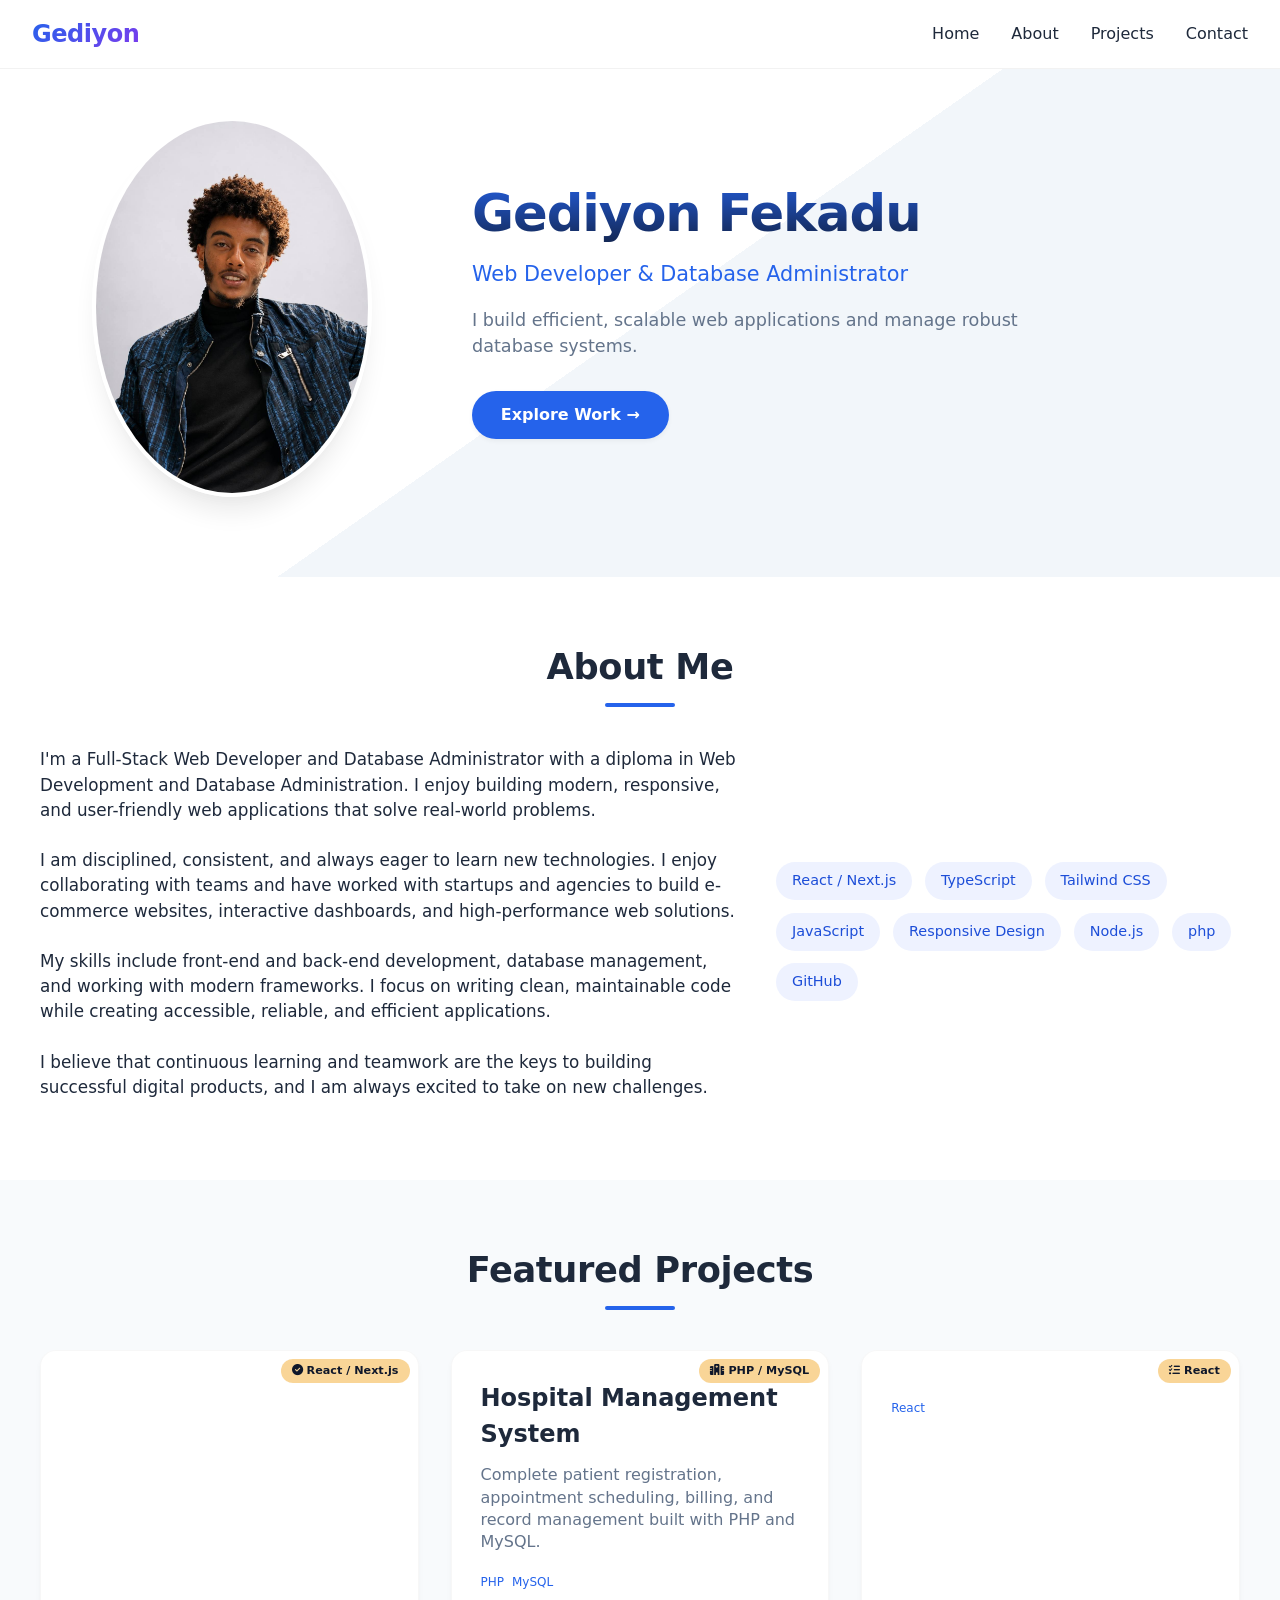
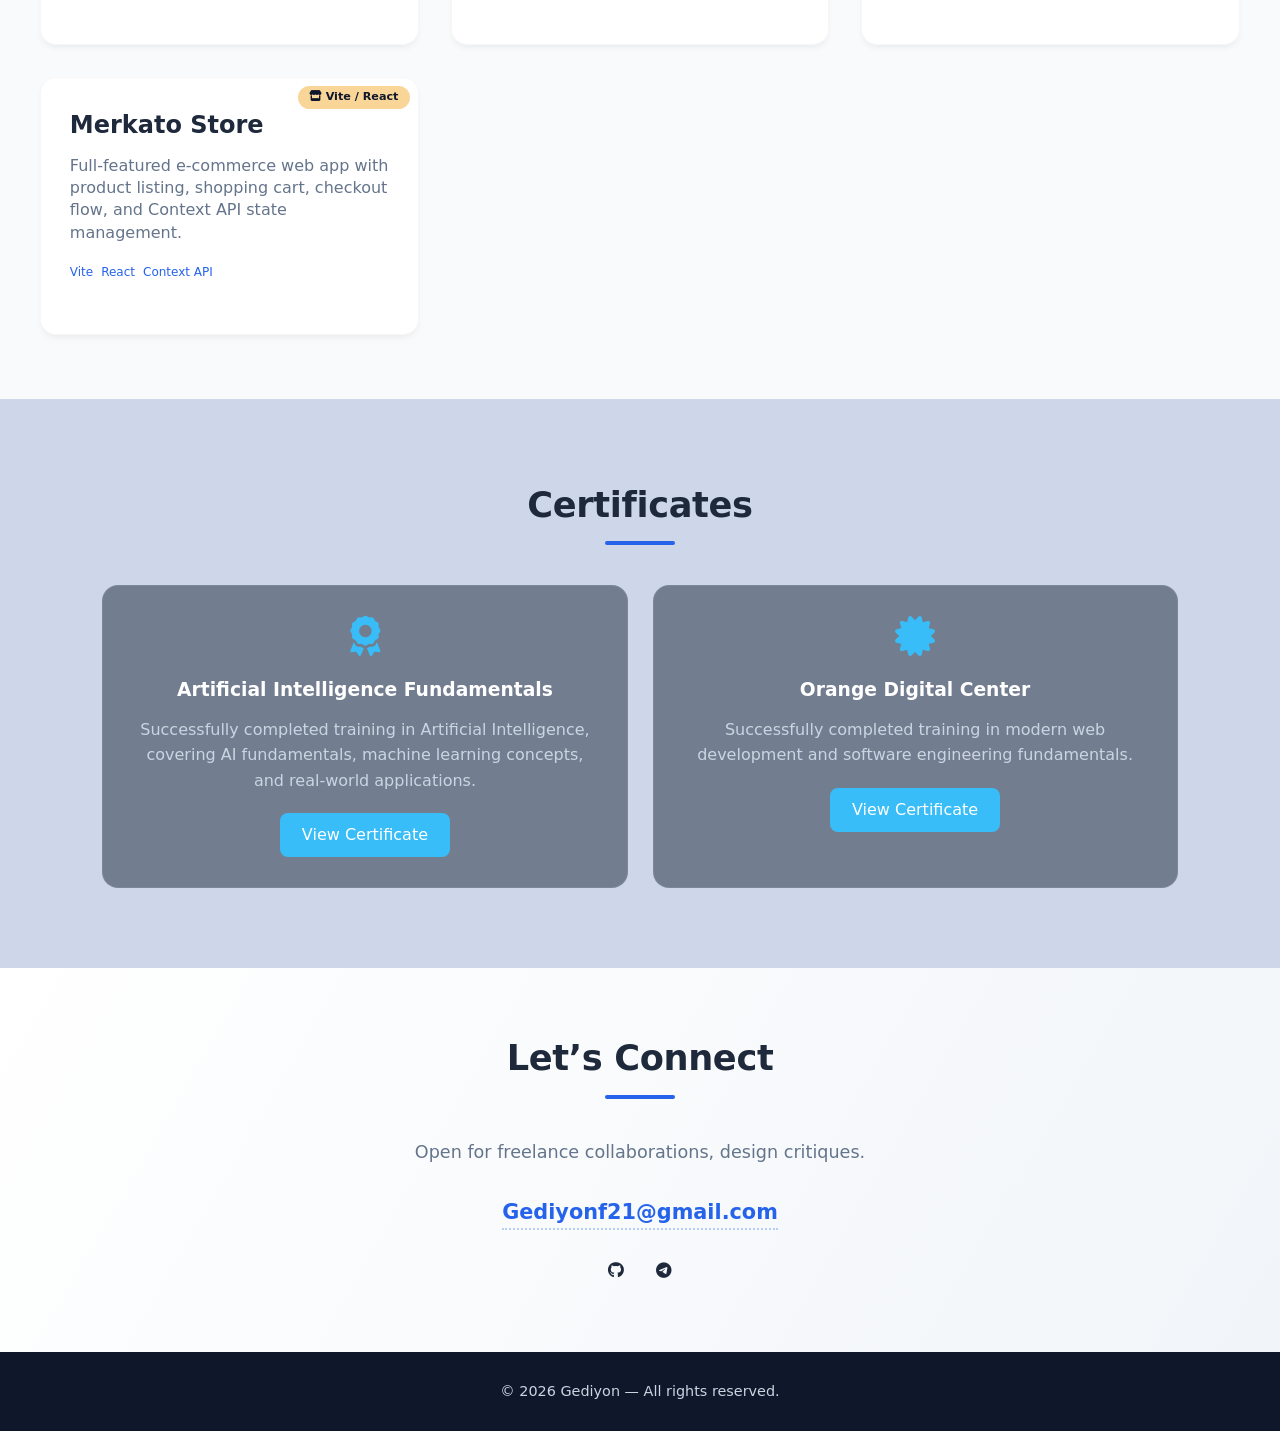
<file: index.html>
<!DOCTYPE html>
<html lang="en">
<head>
  <meta charset="UTF-8">
  <meta name="viewport" content="width=device-width, initial-scale=1.0, viewport-fit=cover">
  <title>Gediyon | Portfolio</title>
  <link rel="stylesheet" href="portfolio.css">
  <link rel="stylesheet" href="https://cdnjs.cloudflare.com/ajax/libs/font-awesome/6.5.2/css/all.min.css">
  <style>
    html {
      scroll-behavior: smooth;
    }
  </style>
</head>
<body>

<nav class="nav-bar" aria-label="Main navigation">
  <div class="nav-brand">Gediyon</div>
  <div class="nav-links">
    <a href="#home">Home</a>
    <a href="#about">About</a>
    <a href="#projects">Projects</a>
    <a href="#contact">Contact</a>
  </div>
</nav>

<header id="home" class="hero-section">
  <div class="hero-container">
    <div class="hero-image">
      <img src="photo.jpg" alt="Gediyon - portrait photo">
    </div>
    <div class="hero-content">
       <h1>Gediyon Fekadu</h1>
        <p class="tagline">Web Developer &amp; Database Administrator</p>
        <p class="hero-description">
            I build efficient, scalable web applications and manage robust database systems.
        </p>
        <a href="#projects" class="btn btn-primary">Explore Work &rarr;</a>
    </div>
  </div>
</header>

<section id="about" class="about-section">
  <div class="container">
    <h2 class="section-title">About Me</h2>
    <div class="about-content">
      <div class="about-text">
        <p>
I'm a Full-Stack Web Developer and Database Administrator with a diploma in Web Development and Database Administration. I enjoy building modern, responsive, and user-friendly web applications that solve real-world problems. <br><br>
I am disciplined, consistent, and always eager to learn new technologies. I enjoy collaborating with teams and have worked with startups and agencies to build e-commerce websites, interactive dashboards, and high-performance web solutions. <br><br>
My skills include front-end and back-end development, database management, and working with modern frameworks. I focus on writing clean, maintainable code while creating accessible, reliable, and efficient applications. <br><br>
I believe that continuous learning and teamwork are the keys to building successful digital products, and I am always excited to take on new challenges.
</p>
      </div>
      <div class="skills">
        <span>React / Next.js</span>
        <span>TypeScript</span>
        <span>Tailwind CSS</span>
        <span>JavaScript</span>
        <span>Responsive Design</span>
        <span>Node.js</span>
        <span>php</span>
        <span>GitHub</span>
      </div>
    </div>
  </div>
</section>


<section id="projects" class="projects-section">
    <div class="container">
      <h2 class="section-title centered">Featured Projects</h2>
      <div class="projects-grid" id="projectsGrid">

        <!-- Card 1 – Todo List -->
        <div class="project-card" data-project="todo">
          <div class="card-badge"><i class="fas fa-check-circle"></i> React / Next.js</div>
          <h3></h3>
          <p></p>
          <div class="tech-tags"><span></span><span></span><span></span></div>
        </div>

        <!-- Card 2 – Hospital Management -->
        <div class="project-card" data-project="hospital">
          <div class="card-badge"><i class="fas fa-hospital"></i> PHP / MySQL</div>
          <h3>Hospital Management System</h3>
          <p>Complete patient registration, appointment scheduling, billing, and record management built with PHP and MySQL.</p>
          <div class="tech-tags"><span>PHP</span><span>MySQL</span></div>
        </div>

        <!-- Card 3 – Task Management -->
        <div class="project-card" data-project="task">
          <div class="card-badge"><i class="fas fa-tasks"></i> React </div>
          <h3></h3>
          <p></p>
          <div class="tech-tags"><span>React</span></div>
        </div>

        <!-- Card 4 – Merkato Store -->
        <div class="project-card" data-project="merkato">
          <div class="card-badge"><i class="fas fa-store"></i> Vite / React</div>
          <h3>Merkato Store</h3>
          <p>Full-featured e-commerce web app with product listing, shopping cart, checkout flow, and Context API state management.</p>
          <div class="tech-tags"><span>Vite</span><span>React</span><span>Context API</span></div>
        </div>

      </div>
    </div>
</section>

<section id="certificates" class="certificates-section">
  <div class="container">
    <h2 class="section-title centered">Certificates</h2>

    <div class="certificates-grid">

      <div class="certificate-card">
        <i class="fas fa-award certificate-icon"></i>
        <h3>Artificial Intelligence Fundamentals</h3>
        <p>Successfully completed training in Artificial Intelligence, covering AI fundamentals, machine learning concepts, and real-world applications.</p>
        <a href="Certificate AI.pdf" target="_blank" class="certificate-btn">
          View Certificate
        </a>
      </div>

      <div class="certificate-card">
        <i class="fas fa-certificate certificate-icon"></i>
        <h3>Orange Digital Center</h3>
        <p>Successfully completed training in modern web development and software engineering fundamentals.</p>
        <a href="Orange_Certificate.pdf" target="_blank" class="certificate-btn">
          View Certificate
        </a>
      </div>

    </div>
  </div>
</section>

<section id="contact" class="contact-section">
  <div class="container">
    <h2 class="section-title">Let’s Connect</h2>
    <p class="contact-text">Open for freelance collaborations, design critiques.</p>
    <div class="contact-info">
      <a href="mailto:gediyonf21@gmail.com" class="email-link">Gediyonf21@gmail.com</a>
      <div class="social-links">
        <a href="https://github.com/Gedi312" aria-label="GitHub"><i class="fab fa-github"></i></a>
        <a href="https://t.me/gedi312" aria-label="Telegram"><i class="fab fa-telegram"></i></a>
      </div>
    </div>
  </div>
</section>

<footer class="footer-bar">
  <p>&copy; 2026 Gediyon — All rights reserved.</p>
</footer>

</body>
</html>
</file>
<file: portfolio.css>
:root {
  --primary-color: #2563eb;
  --primary-dark: #1d4ed8;
  --secondary-color: #0f172a;
  --accent-color: #f5b74c93;
  --text-dark: #1e293b;
  --text-light: #64748b;
  --bg-light: #f8fafc;
  --bg-white: #ffffff;
  --shadow-sm: 0 4px 6px -1px rgba(0, 0, 0, 0.05), 0 2px 4px -1px rgba(0, 0, 0, 0.02);
  --shadow-md: 0 10px 15px -3px rgba(0, 0, 0, 0.05), 0 4px 6px -2px rgba(0, 0, 0, 0.025);
  --shadow-hover: 0 20px 25px -5px rgba(0, 0, 0, 0.08), 0 10px 10px -5px rgba(0, 0, 0, 0.02);
  --border-radius: 1rem;
  --transition: all 0.25s ease;
}

* {
  margin: 0;
  padding: 0;
  box-sizing: border-box;
}

body {
  font-family: system-ui, -apple-system, 'Segoe UI', Roboto, 'Helvetica Neue', sans-serif;
  background-color: var(--bg-light);
  color: var(--text-dark);
  line-height: 1.5;
  scroll-behavior: smooth;
}

/* ========== NAVIGATION ========== */
.nav-bar {
  display: flex;
  justify-content: space-between;
  align-items: center;
  background-color: var(--bg-white);
  padding: 1rem 2rem;
  border-bottom: 1px solid rgba(0, 0, 0, 0.05);
  position: sticky;
  top: 0;
  z-index: 100;
  backdrop-filter: blur(8px);
  background-color: rgba(255, 255, 255, 0.95);
}

.nav-brand {
  font-size: 1.5rem;
  font-weight: 700;
  background: linear-gradient(135deg, var(--primary-color), #7c3aed);
  background-clip: text;
  -webkit-background-clip: text;
  color: transparent;
  letter-spacing: -0.02em;
}

.nav-links {
  display: flex;
  gap: 2rem;
}

.nav-links a {
  text-decoration: none;
  font-weight: 500;
  color: var(--text-dark);
  transition: var(--transition);
  font-size: 1rem;
}

.nav-links a:hover {
  color: var(--primary-color);
  transform: translatey(-2px);
}

/* ========== HERO SECTION ========== */
.hero-section {
  padding: 3rem 2rem 5rem;
  background: linear-gradient(145deg, #ffffff 50%, #f2f6fa 50%);
}

.hero-container {
  max-width: 1200px;
  margin: 0 auto;
  display: flex;
  align-items: center;
  gap: 3rem;
  flex-wrap: wrap;
}

.hero-image {
  flex: 1;
  min-width: 240px;
  display: flex;
  justify-content: center;
}

.hero-image img {
  width: 280px;
  height: 380px;
  border-radius: 50%;
  object-fit: cover;
  box-shadow: var(--shadow-hover);
  border: 4px solid white;
  transition: transform 0.3s cubic-bezier(0.2, 0.09, 0.04, 1.1);
}

.hero-image img:hover {
  transform: scale(1.02);
}

.hero-content {
  flex: 2;
}

.hero-content h1 {
  font-size: 3.2rem;
  font-weight: 800;
  background: linear-gradient(-1deg, var(--secondary-color), var(--primary-color));
  background-clip: text;
  -webkit-background-clip: text;
  color: transparent;
  margin-bottom: 0.5rem;
  letter-spacing: -0.02em;
}

/* ── slide-in animation for hero text ── */
@keyframes slideInLeft {
  0% {
    opacity: 0;
    transform: translateX(-40px);
  }
  100% {
    opacity: 1;
    transform: translateX(0);
  }
}

/* Apply to each hero text element with staggered delays */
.hero-content h1 {
  animation: slideInLeft 0.8s ease forwards;
  opacity: 0;
  transform: translateX(-40px);
}

.hero-content .tagline {
  animation: slideInLeft 0.8s ease forwards;
  opacity: 0;
  transform: translateX(-40px);
  animation-delay: 0.15s;
}

.hero-content .hero-description {
  animation: slideInLeft 0.8s ease forwards;
  opacity: 0;
  transform: translateX(-40px);
  animation-delay: 0.3s;
}

.hero-content .btn-primary {
  animation: slideInLeft 0.8s ease forwards;
  opacity: 0;
  transform: translateX(-40px);
  animation-delay: 0.45s;
}

.tagline {
  font-size: 1.3rem;
  font-weight: 500;
  color: var(--primary-color);
  margin-bottom: 1rem;
}

.hero-description {
  font-size: 1.1rem;
  color: var(--text-light);
  max-width: 550px;
  margin-bottom: 2rem;
}

.btn {
  display: inline-block;
  padding: 0.75rem 1.8rem;
  background-color: var(--primary-color);
  color: white;
  text-decoration: none;
  border-radius: 40px;
  font-weight: 600;
  transition: var(--transition);
  border: none;
  cursor: pointer;
  box-shadow: 0 2px 5px rgba(0, 0, 0, 0.05);
}

.btn-primary {
  background-color: var(--primary-color);
}

.btn-primary:hover {
  background-color: var(--primary-dark);
  transform: translateY(-3px);
  box-shadow: var(--shadow-md);
}

/* ========== ABOUT SECTION ========== */
.about-section {
  background-color: var(--bg-white);
  padding: 4rem 2rem;
}

.container {
  max-width: 1200px;
  margin: 0 auto;
}

.section-title {
  font-size: 2.2rem;
  font-weight: 700;
  text-align: center;
  margin-bottom: 2.5rem;
  letter-spacing: -0.01em;
  position: relative;
}

.section-title::after {
  content: '';
  display: block;
  width: 70px;
  height: 4px;
  background: var(--primary-color);
  margin: 0.6rem auto 0;
  border-radius: 4px;
}

.about-content {
  display: flex;
  flex-wrap: wrap;
  gap: 2.5rem;
  align-items: center;
  justify-content: space-between;
}

.about-text {
  flex: 1.5;
  font-size: 1.05rem;
  color: var(--text-dark);
}

.about-text p {
  margin-bottom: 1rem;
}

.skills {
  flex: 1;
  display: flex;
  flex-wrap: wrap;
  gap: 0.8rem;
}

.skills span {
  background-color: #eef2ff;
  padding: 0.5rem 1rem;
  border-radius: 40px;
  font-size: 0.9rem;
  font-weight: 500;
  color: var(--primary-dark);
  transition: var(--transition);
}

.skills span:hover {
  background-color: var(--primary-color);
  color: white;
  transform: translateY(-2px);
}

/* ========== PROJECTS SECTION ========== */
.projects-section {
  background-color: #f8fafc;
  padding: 4rem 2rem;
}

.projects-grid {
  display: grid;
  grid-template-columns: repeat(auto-fill, minmax(280px, 1fr));
  gap: 2rem;
  margin-top: 1rem;
}

.project-card {
  background: var(--bg-white);
  border-radius: var(--border-radius);
  padding: 1.8rem;
  box-shadow: var(--shadow-sm);
  transition: var(--transition);
  border: 1px solid rgba(0, 0, 0, 0.03);
  position: relative;
  overflow: hidden;
}

.project-card:hover {
  transform: translateY(-8px);
  box-shadow: var(--shadow-hover);
}

.card-badge {
  position: absolute;
  top: 0.5rem;
  right: 0.5rem;
  background: var(--accent-color);
  color: #0f172a;
  font-size: 0.7rem;
  font-weight: bold;
  padding: 0.2rem 0.7rem;
  border-radius: 50px;
}

.project-card h3 {
  font-size: 1.5rem;
  margin-bottom: 0.75rem;
  font-weight: 700;
}

.project-card p {
  color: var(--text-light);
  margin-bottom: 1.2rem;
  line-height: 1.4;
}

.tech-tags {
  display: flex;
  flex-wrap: wrap;
  gap: 0.5rem;
  margin-bottom: 1.5rem;
  font-size: 0.75rem;
  color: var(--primary-color);
  font-weight: 500;
}

.card-link {
  text-decoration: none;
  font-weight: 600;
  color: var(--primary-color);
  transition: var(--transition);
  display: inline-flex;
  align-items: center;
  gap: 0.3rem;
}

.card-link:hover {
  gap: 0.6rem;
  color: var(--primary-dark);
}

/* ========== CONTACT SECTION ========== */
.contact-section {
  padding: 4rem 2rem;
  background: linear-gradient(120deg, #ffffff 0%, #f1f5f9 100%);
  text-align: center;
}

.contact-text {
  max-width: 600px;
  margin: 0 auto 2rem auto;
  color: var(--text-light);
  font-size: 1.1rem;
}

.contact-info {
  display: flex;
  flex-direction: column;
  align-items: center;
  gap: 1.5rem;
}

.email-link {
  font-size: 1.3rem;
  font-weight: 600;
  color: var(--primary-color);
  text-decoration: none;
  border-bottom: 2px dotted rgba(37, 99, 235, 0.3);
  transition: var(--transition);
}

.email-link:hover {
  border-bottom-color: var(--primary-color);
  transform: scale(1.02);
}

.social-links {
  display: flex;
  gap: 2rem;
  flex-wrap: wrap;
  justify-content: center;
}

.social-links a {
  text-decoration: none;
  font-weight: 500;
  color: var(--text-dark);
  transition: var(--transition);
  padding: 0.3rem 0;
}

.social-links a:hover {
  color: var(--primary-color);
  transform: translateY(-2px);
}

/* Certificates */
.certificates-section {
    padding: 80px 8%;
    background: #849acc5d;
}

.certificates-grid {
    display: grid;
    grid-template-columns: repeat(auto-fit, minmax(300px, 1fr));
    gap: 25px;
    margin-top: 40px;
}

.certificate-card {
    background: #1e293b83;
    padding: 30px;
    border-radius: 16px;
    text-align: center;
    transition: 0.3s ease;
    border: 1px solid rgba(255,255,255,0.08);
}

.certificate-card:hover {
    transform: translateY(-8px);
    border-color: #38bff8b4;
}

.certificate-icon {
    font-size: 2.5rem;
    color: #38bdf8;
    margin-bottom: 20px;
}

.certificate-card h3 {
    color: #fff;
    margin-bottom: 12px;
}

.certificate-card p {
    color: #cbd5e1;
    margin-bottom: 20px;
    line-height: 1.6;
}

.certificate-btn {
    display: inline-block;
    padding: 10px 22px;
    background: #38bdf8;
    color: #fff;
    text-decoration: none;
    border-radius: 8px;
    transition: 0.3s;
}

.certificate-btn:hover {
    background: #0ea5e9;
}

/* ========== FOOTER ========== */
.footer-bar {
  background-color: var(--secondary-color);
  color: #cbd5e1;
  text-align: center;
  padding: 1.8rem;
  font-size: 0.9rem;
  margin-top: 0;
}


@keyframes pulse {
  0% { transform: scale(1); }
  50% { transform: scale(1.1); }
  100% { transform: scale(1); }
}

/* ========== FULL RESPONSIVE BREAKPOINTS ========== */
@media (max-width: 768px) {
  .nav-bar {
    flex-direction: column;
    gap: 0.8rem;
    padding: 1rem;
  }
  
  .nav-links {
    gap: 1.5rem;
  }
  
  .hero-section {
    padding: 2rem 1rem 3rem;
  }
  
  .hero-container {
    flex-direction: column;
    text-align: center;
    gap: 1.5rem;
  }
  
  .hero-content h1 {
    font-size: 2.4rem;
  }
  
  .tagline {
    font-size: 1.1rem;
  }
  
  .hero-description {
    font-size: 1rem;
    margin-left: auto;
    margin-right: auto;
  }
  
  .hero-image img {
    width: 200px;
    height: 270px;
  }
  
  .section-title {
    font-size: 1.8rem;
  }
  
  .about-content {
    flex-direction: column;
  }
  
  .skills {
    justify-content: center;
  }
  
  .skills span {
    font-size: 0.85rem;
  }
  
  .projects-grid {
    grid-template-columns: 1fr;
    gap: 1.5rem;
  }
  
  .contact-text {
    font-size: 1rem;
  }
  
  .email-link {
    font-size: 1.1rem;
  }
  
  .social-links {
    gap: 1.2rem;
  }
}

@media (max-width: 480px) {
  .nav-links {
    gap: 1rem;
    flex-wrap: wrap;
    justify-content: center;
  }
  
  .nav-links a {
    font-size: 0.9rem;
  }
  
  .hero-content h1 {
    font-size: 1.9rem;
  }
  
  .btn {
    padding: 0.6rem 1.4rem;
  }
  
  .project-card {
    padding: 1.3rem;
  }
  
  .section-title {
    font-size: 1.6rem;
  }
  
  .footer-bar {
    font-size: 0.8rem;
    padding: 1.2rem;
  }
}
</file>
